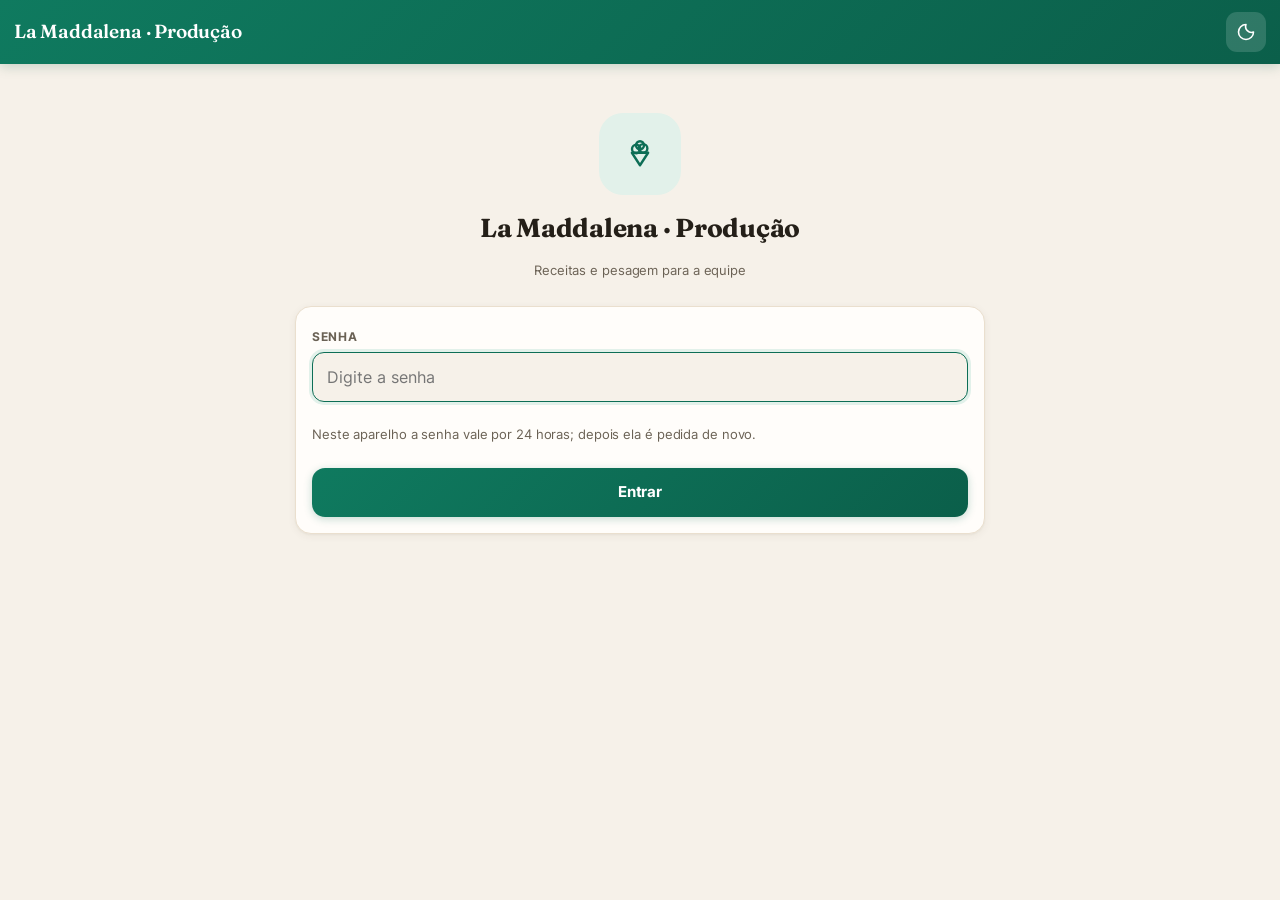
<file: producao/index.html>
<!DOCTYPE html>
<html lang="pt-BR">
<head>
<meta charset="utf-8">
<meta name="viewport" content="width=device-width, initial-scale=1, viewport-fit=cover">
<meta name="robots" content="noindex, nofollow">
<meta name="theme-color" content="#2A7F7F">
<title>Produção · La Maddalena</title>
<link rel="manifest" href="manifest.webmanifest">
<link rel="icon" href="icon-192.png">
<link rel="apple-touch-icon" href="icon-192.png">
<meta name="apple-mobile-web-app-title" content="Produção">
<meta name="apple-mobile-web-app-capable" content="yes">
<meta name="apple-mobile-web-app-status-bar-style" content="black-translucent">
<link rel="stylesheet" href="../css/style.css">
<link rel="stylesheet" href="producao.css">
</head>
<body>
<div id="app"><div class="loading">Carregando…</div></div>
<script src="app.js"></script>
</body>
</html>
</file>
<file: css/style.css>
/* ===== La Maddalena · Gelato Lab — design system ===== */

/* ---------- fontes (auto-hospedadas, funcionam offline) ---------- */
@font-face { font-family: 'Inter'; font-style: normal; font-weight: 400; font-display: swap; src: url('../fonts/inter-400.woff2') format('woff2'); }
@font-face { font-family: 'Inter'; font-style: normal; font-weight: 500; font-display: swap; src: url('../fonts/inter-500.woff2') format('woff2'); }
@font-face { font-family: 'Inter'; font-style: normal; font-weight: 600; font-display: swap; src: url('../fonts/inter-600.woff2') format('woff2'); }
@font-face { font-family: 'Inter'; font-style: normal; font-weight: 700; font-display: swap; src: url('../fonts/inter-700.woff2') format('woff2'); }
@font-face { font-family: 'Fraunces'; font-style: normal; font-weight: 600; font-display: swap; src: url('../fonts/fraunces-600.woff2') format('woff2'); }
@font-face { font-family: 'Fraunces'; font-style: normal; font-weight: 700; font-display: swap; src: url('../fonts/fraunces-700.woff2') format('woff2'); }

:root {
  --bg: #f6f1e9; --bg2: #efe7db; --card: #fffdfa; --card2: #faf5ec;
  --ink: #241f18; --ink2: #6a6154; --ink3: #938a7b;
  --brand: #0d6e56; --brand-ink: #0a5a46; --brand-soft: #e2f1ea;
  --accent: #c9722f; --accent-soft: #f8e9db;
  --ok: #16824f; --okbg: #e0f2e7; --warn: #9a6410; --warnbg: #fbeed4;
  --bad: #b23b2b; --badbg: #fbe7e3; --line: #eadfce; --line2: #e0d4c0;
  --font: 'Inter', -apple-system, "Segoe UI", Roboto, sans-serif;
  --serif: 'Fraunces', Georgia, 'Times New Roman', serif;
  --r: 16px; --r-lg: 22px; --r-sm: 11px;
  --sh: 0 2px 8px rgba(60,45,20,.06), 0 1px 2px rgba(60,45,20,.04);
  --sh-lg: 0 8px 28px rgba(45,35,15,.12);
  --brand-grad: linear-gradient(135deg, #0f7a5f 0%, #0b5f4a 100%);
}
@media (prefers-color-scheme: dark) {
  :root:not([data-theme="light"]) {
    --bg: #14120f; --bg2: #1b1814; --card: #211d18; --card2: #262119;
    --ink: #f1ece3; --ink2: #b3aa9b; --ink3: #857c6d;
    --brand: #34c295; --brand-ink: #48d0a5; --brand-soft: #123528;
    --accent: #e0954f; --accent-soft: #34260f;
    --ok: #3ecb8c; --okbg: #10352a; --warn: #e0a94a; --warnbg: #372c12;
    --bad: #ec6a58; --badbg: #3c1c17; --line: #322c24; --line2: #3f382e;
    --sh: 0 2px 10px rgba(0,0,0,.35); --sh-lg: 0 10px 30px rgba(0,0,0,.5);
    --brand-grad: linear-gradient(135deg, #16624e 0%, #0e4d3c 100%);
  }
}
:root[data-theme="dark"] {
  --bg: #14120f; --bg2: #1b1814; --card: #211d18; --card2: #262119;
  --ink: #f1ece3; --ink2: #b3aa9b; --ink3: #857c6d;
  --brand: #34c295; --brand-ink: #48d0a5; --brand-soft: #123528;
  --accent: #e0954f; --accent-soft: #34260f;
  --ok: #3ecb8c; --okbg: #10352a; --warn: #e0a94a; --warnbg: #372c12;
  --bad: #ec6a58; --badbg: #3c1c17; --line: #322c24; --line2: #3f382e;
  --sh: 0 2px 10px rgba(0,0,0,.35); --sh-lg: 0 10px 30px rgba(0,0,0,.5);
  --brand-grad: linear-gradient(135deg, #16624e 0%, #0e4d3c 100%);
}

* { box-sizing: border-box; }
html, body { margin: 0; padding: 0; }
body {
  background: var(--bg); color: var(--ink);
  font-family: var(--font); font-size: 16px; line-height: 1.5;
  letter-spacing: -0.006em;
  padding-bottom: calc(72px + env(safe-area-inset-bottom));
  -webkit-tap-highlight-color: transparent;
  -webkit-font-smoothing: antialiased; text-rendering: optimizeLegibility;
}
.loading { text-align: center; padding: 42vh 20px; color: var(--ink2); font-size: 17px; }
a { color: var(--brand-ink); }

/* ---------- top bar ---------- */
.topbar {
  position: sticky; top: 0; z-index: 30;
  background: var(--brand-grad); color: #fff;
  padding: calc(12px + env(safe-area-inset-top)) 14px 12px;
  display: flex; align-items: center; gap: 9px;
  box-shadow: 0 2px 12px rgba(11,80,60,.22);
}
.topbar h1 {
  font-family: var(--serif); font-weight: 600; font-size: 19px; line-height: 1.15;
  margin: 0; flex: 1; letter-spacing: -0.01em;
}
.topbar .tb-btn {
  background: rgba(255,255,255,.15); border: 0; color: #fff; border-radius: 11px;
  width: 40px; height: 40px; display: inline-flex; align-items: center; justify-content: center;
  font-size: 17px; cursor: pointer; flex: none; transition: background .15s;
}
.topbar .tb-btn:active { background: rgba(255,255,255,.28); }
.topbar .tb-btn svg { width: 20px; height: 20px; }

.tb-pill {
  font-size: 11px; font-weight: 600; border-radius: 999px; padding: 5px 11px;
  background: rgba(255,255,255,.16); color: #fff; white-space: nowrap;
  display: inline-flex; align-items: center; gap: 5px;
}
.tb-pill svg { width: 13px; height: 13px; }
.tb-pill.off { background: rgba(255,190,80,.32); }

/* ---------- bottom nav ---------- */
.nav {
  position: fixed; bottom: 0; left: 0; right: 0; z-index: 30;
  display: flex; background: color-mix(in srgb, var(--card) 88%, transparent);
  backdrop-filter: saturate(1.4) blur(12px); -webkit-backdrop-filter: saturate(1.4) blur(12px);
  border-top: 1px solid var(--line);
  padding-bottom: env(safe-area-inset-bottom);
}
.nav a {
  flex: 1; text-align: center; padding: 9px 2px 7px; text-decoration: none;
  color: var(--ink3); font-size: 10.5px; font-weight: 600; line-height: 1.25;
  display: flex; flex-direction: column; align-items: center; gap: 3px;
  transition: color .15s;
}
.nav a svg { width: 23px; height: 23px; stroke-width: 1.8; }
.nav a.on { color: var(--brand); }
.nav a.on svg { stroke-width: 2.2; }
/* com 7-8 abas (Escala + Pessoas do dono) o rótulo não cabe em tela estreita:
   aperta fonte/ícone e impede quebra de linha em vez de deixar transbordar */
.nav a { min-width: 0; }
.nav a span.lbl { max-width: 100%; overflow: hidden; text-overflow: ellipsis; white-space: nowrap; }
@media (max-width: 430px) {
  .nav a { font-size: 9.5px; padding: 8px 1px 6px; gap: 2px; }
  .nav a svg { width: 21px; height: 21px; }
}
@media (max-width: 360px) {
  .nav a { font-size: 8.8px; letter-spacing: -.2px; }
  .nav a svg { width: 19px; height: 19px; }
}

.wrap { padding: 15px 15px 22px; max-width: 720px; margin: 0 auto; }

/* ---------- cards ---------- */
.card {
  background: var(--card); border-radius: var(--r); box-shadow: var(--sh);
  padding: 16px; margin-bottom: 13px; border: 1px solid var(--line);
}
.card h3 {
  margin: 0 0 12px; font-size: 15px; font-weight: 700; color: var(--ink);
  letter-spacing: -0.01em; display: flex; align-items: center; gap: 8px;
}

/* ---------- recipe list ---------- */
.rlist a.ritem {
  display: flex; align-items: center; gap: 13px; text-decoration: none; color: var(--ink);
  background: var(--card); border: 1px solid var(--line); border-radius: var(--r);
  padding: 13px 15px; margin-bottom: 10px; box-shadow: var(--sh);
  transition: transform .12s, box-shadow .12s;
}
.rlist a.ritem:active { transform: scale(.985); box-shadow: var(--sh-lg); }
.scoop {
  width: 46px; height: 46px; border-radius: 14px; flex: none;
  display: flex; align-items: center; justify-content: center;
}
.scoop svg { width: 30px; height: 30px; }
.ritem > span:nth-child(2) { min-width: 0; }
.ritem .rname { display: block; font-weight: 700; font-size: 16.5px; letter-spacing: -0.01em; }
.ritem .rsub { display: block; font-size: 12.5px; color: var(--ink2); margin-top: 2px; }
.ritem .right { margin-left: auto; text-align: right; display: flex; flex-direction: column; align-items: flex-end; gap: 5px; }
.ritem .vit { font-size: 12px; color: var(--ink2); font-variant-numeric: tabular-nums; font-weight: 600; }

/* ---------- linha de insumo (nome centralizado + valores ao lado) ---------- */
.insrow {
  display: flex; align-items: center; gap: 13px; text-decoration: none; color: var(--ink);
  background: var(--card); border: 1px solid var(--line); border-radius: var(--r);
  padding: 12px 15px; margin-bottom: 9px; box-shadow: var(--sh);
  transition: transform .12s, box-shadow .12s;
}
.insrow { cursor: pointer; }
.insrow:active { transform: scale(.985); box-shadow: var(--sh-lg); }
.insrow .in-name {
  flex: 0 0 40%; text-align: center; font-size: 16px; font-weight: 700;
  letter-spacing: -0.01em; line-height: 1.22;
}
.insrow .in-vals {
  flex: 1; display: flex; flex-wrap: wrap; gap: 4px 12px;
  font-size: 12.5px; color: var(--ink2); font-variant-numeric: tabular-nums;
}
.insrow .in-vals b { color: var(--ink); font-weight: 700; }
.in-chev { flex: none; color: var(--ink3); display: inline-flex; }
.in-chev svg { width: 18px; height: 18px; }
.in-chev.open { transform: rotate(90deg); color: var(--brand); }
/* insumo expandido inline */
.ins-exp { border-color: var(--brand); box-shadow: var(--sh-lg); }
.ins-exp-head { display: flex; align-items: center; gap: 10px; cursor: pointer; margin-bottom: 12px; }
.ins-exp-head b { flex: 1; font-size: 17px; font-weight: 700; letter-spacing: -0.01em; }
.ins-exp-head .scoop { width: 38px; height: 38px; border-radius: 11px; }
.ins-exp-head .scoop svg { width: 24px; height: 24px; }

/* ---------- badges / selos ---------- */
.selo { display: inline-flex; align-items: center; gap: 4px; border-radius: 999px; padding: 3px 10px; font-size: 11px; font-weight: 700; letter-spacing: .01em; white-space: nowrap; }
.selo.premium { background: var(--okbg); color: var(--ok); }
.selo.quase   { background: var(--warnbg); color: var(--warn); }
.selo.ajustar { background: var(--badbg); color: var(--bad); }
.selo.off     { background: var(--bg2); color: var(--ink2); }
.selo.cat     { background: var(--bg2); color: var(--ink2); font-weight: 600; }
.tag { display: inline-flex; align-items: center; gap: 4px; font-size: 11px; font-weight: 600; background: var(--bg2); border-radius: 7px; padding: 3px 9px; margin: 0 5px 5px 0; color: var(--ink2); }

/* ---------- índices table ---------- */
.ix { width: 100%; border-collapse: collapse; font-size: 14px; }
.ix th { font-size: 11px; text-transform: uppercase; letter-spacing: .05em; color: var(--ink3); font-weight: 700; padding: 4px 6px; text-align: left; }
.ix td { padding: 9px 6px; border-top: 1px solid var(--line); text-align: left; vertical-align: middle; }
.ix tr:first-child td { border-top: 0; }
.ix .v { font-variant-numeric: tabular-nums; font-weight: 700; white-space: nowrap; letter-spacing: -0.01em; }
/* tabela larga (ex.: escala semanal, com 5 colunas) rola dentro do próprio
   container em vez de esticar o card e fazer a PÁGINA rolar de lado */
.tabwrap { overflow-x: auto; -webkit-overflow-scrolling: touch; margin: 0 -2px; }
.tabwrap > .ix { min-width: 100%; }
@media (max-width: 430px) {
  .tabwrap .ix { font-size: 13px; }
  .tabwrap .ix td, .tabwrap .ix th { padding-left: 4px; padding-right: 4px; }
}
.ix .alvo { color: var(--ink2); font-size: 12px; white-space: nowrap; font-variant-numeric: tabular-nums; }
.ing-check { width: 20px; height: 20px; accent-color: var(--brand); }
.ing-feito td { color: var(--ink3); text-decoration: line-through; }
.ing-feito .v { color: var(--ink3); }
.dot { display: inline-block; width: 9px; height: 9px; border-radius: 50%; margin-right: 8px; vertical-align: middle; }
.dot.ok { background: var(--ok); } .dot.accept { background: var(--warn); }
.dot.low, .dot.high { background: var(--bad); } .dot.off { background: var(--line2); }
.dica { font-size: 12.5px; color: var(--warn); line-height: 1.35; }
.dica.ok { color: var(--ok); }
.dica.bad { color: var(--bad); }

/* ---------- forms ---------- */
input, select, textarea, button { font: inherit; color: inherit; }
.inp, select.inp, textarea.inp {
  width: 100%; background: var(--bg); border: 1.5px solid var(--line2); border-radius: 12px;
  padding: 12px 14px; margin: 5px 0 12px; transition: border-color .15s, box-shadow .15s;
  font-size: 16px;
}
.inp:focus, select.inp:focus, textarea.inp:focus {
  outline: none; border-color: var(--brand); box-shadow: 0 0 0 3px var(--brand-soft);
}
textarea.inp { min-height: 66px; line-height: 1.45; }
label.lab { font-size: 11.5px; font-weight: 700; color: var(--ink2); text-transform: uppercase; letter-spacing: .06em; }

.btn {
  display: inline-flex; align-items: center; justify-content: center; gap: 7px;
  background: var(--brand-grad); color: #fff; border: 0; border-radius: 13px;
  padding: 13px 17px; font-weight: 700; font-size: 15px; cursor: pointer; text-decoration: none;
  box-shadow: 0 2px 8px rgba(13,110,86,.24); transition: transform .12s, box-shadow .12s, filter .12s;
  letter-spacing: -0.01em;
}
.btn:active { transform: scale(.97); filter: brightness(.96); }
.btn.sec { background: var(--card); color: var(--brand-ink); border: 1.5px solid var(--brand); box-shadow: var(--sh); }
.btn.warn { background: linear-gradient(135deg, #d47f36, #bd6522); box-shadow: 0 2px 8px rgba(201,114,47,.28); }
.btn.danger { background: linear-gradient(135deg, #c04430, #a5372a); box-shadow: 0 2px 8px rgba(178,59,43,.26); }
.btn.mini { padding: 8px 13px; font-size: 13.5px; border-radius: 10px; }
.tag.ok { background: var(--okbg); color: var(--ok); }
.btnrow { display: flex; flex-wrap: wrap; gap: 9px; margin: 12px 0; }
/* lista de compras */
.cmp-list { display: flex; flex-direction: column; }
.cmp-item { display: flex; align-items: center; gap: 10px; padding: 11px 2px; border-bottom: 1px solid var(--line); }
.cmp-item .cmp-txt { flex: 1; font-size: 15px; }
.cmp-item.feito .cmp-txt { text-decoration: line-through; color: var(--ink2); opacity: .65; }
.cmp-item .cmp-del { border: 0; background: 0; color: var(--bad); cursor: pointer; font-size: 15px; padding: 4px 6px; }
.cmp-forn { font-size: 12px; color: var(--ink2); white-space: nowrap; }
.btnrow .btn { flex: 1 1 auto; }
.btn svg { width: 17px; height: 17px; }

/* ---------- ingredient editor ---------- */
.ingrow {
  display: grid; grid-template-columns: 1fr 72px 32px 30px; gap: 8px; align-items: center;
  padding: 9px 0; border-bottom: 1px solid var(--line);
}
.ingrow:last-of-type { border-bottom: 0; }
.ingrow input[type="text"], .ingrow input[type="search"], .ingrow select {
  background: var(--bg); border: 1.5px solid var(--line2); border-radius: 9px; padding: 10px 11px;
  min-width: 0; width: 100%; font-size: 15px;
}
.ingrow select { font-weight: 600; }
.ingrow input:focus, .ingrow select:focus { outline: none; border-color: var(--brand); box-shadow: 0 0 0 2px var(--brand-soft); }
.ingrow .g { text-align: right; font-variant-numeric: tabular-nums; font-weight: 600; }
.ingrow .x { background: none; border: 0; font-size: 18px; color: var(--ink3); cursor: pointer; padding: 4px; line-height: 1; }
.ingrow .x:active { color: var(--bad); }
.ingdica { grid-column: 1 / -1; font-size: 11.5px; color: var(--ink2); margin: -2px 0 2px; line-height: 1.35; }
.chk { width: 22px; height: 22px; accent-color: var(--brand); }

/* ---------- segmented control ---------- */
.seg { display: flex; background: var(--bg2); border-radius: 13px; padding: 4px; margin: 9px 0; gap: 2px; }
.seg button {
  flex: 1; border: 0; background: transparent; padding: 10px 6px; border-radius: 10px;
  font-weight: 600; color: var(--ink2); cursor: pointer; font-size: 13.5px;
  transition: background .15s, color .15s, box-shadow .15s; letter-spacing: -0.01em;
}
.seg button.on { background: var(--card); color: var(--brand-ink); box-shadow: var(--sh); font-weight: 700; }

/* ---------- sticky balance panel ---------- */
.balpanel {
  position: sticky; top: 62px; z-index: 20;
  background: var(--card); border: 1px solid var(--line); border-radius: var(--r);
  box-shadow: var(--sh-lg); padding: 12px 14px; margin-bottom: 13px;
}
.balpanel .headline { display: flex; align-items: center; gap: 8px; }
.balpanel .headline .peso { margin-left: auto; font-size: 12px; color: var(--ink2); font-variant-numeric: tabular-nums; }
.balmini { display: flex; flex-wrap: wrap; gap: 6px; margin-top: 9px; }
.balmini .b {
  font-size: 11.5px; border-radius: 8px; padding: 4px 8px; font-weight: 700;
  background: var(--okbg); color: var(--ok); font-variant-numeric: tabular-nums;
}
.balmini .b.accept { background: var(--warnbg); color: var(--warn); }
.balmini .b.low, .balmini .b.high { background: var(--badbg); color: var(--bad); }
.balmini .b.off { background: var(--bg2); color: var(--ink2); }
.proxima { font-size: 12.5px; margin-top: 10px; color: var(--warn); font-weight: 600; line-height: 1.4;
  background: var(--warnbg); border-radius: 10px; padding: 8px 11px; }
.proxima.ok { color: var(--ok); background: var(--okbg); }

/* ---------- steps / produção ---------- */
.passos { padding-left: 20px; margin: 4px 0; }
/* pre-line: alguns passos longos (fazer o iogurte da casa, calcular rum/Marsala
   pelo peso real da calda) são escritos com quebras de linha e sub-itens (a)(b)(c).
   Sem isto o navegador colapsa as quebras e o passo vira um parágrafo único — o
   pior formato possível pra quem está lendo com as mãos na massa. pre-line
   preserva as quebras e ainda colapsa a indentação, que é o que queremos. */
.passos li { margin-bottom: 10px; line-height: 1.5; white-space: pre-line; }
.prodstep {
  font-family: var(--serif); font-size: 25px; line-height: 1.5; padding: 24px 6px; min-height: 40vh;
  display: flex; align-items: center; font-weight: 600; white-space: pre-line;
}
.prodnav { display: flex; gap: 11px; }
.prodnav .btn { flex: 1; font-size: 18px; padding: 17px; }
.timerbox { text-align: center; padding: 8px; }
.timerbox .t { font-size: 46px; font-weight: 700; font-variant-numeric: tabular-nums; font-family: var(--serif); letter-spacing: -0.02em; }

/* ---------- menu público ---------- */
.menu-hero {
  text-align: center; padding: 42px 18px 26px;
  background: var(--brand-grad); color: #fff;
  border-radius: 0 0 30px 30px; box-shadow: 0 6px 24px rgba(11,80,60,.24);
}
.menu-hero h1 { margin: 0; font-family: var(--serif); font-size: 34px; font-weight: 700; letter-spacing: -0.01em; }
.menu-hero p { margin: 7px 0 0; opacity: .93; font-size: 14.5px; }
.mlang { margin-top: 15px; }
.mlang button {
  background: rgba(255,255,255,.16); color: #fff; border: 1px solid rgba(255,255,255,.4);
  border-radius: 999px; padding: 7px 17px; margin: 0 4px; font-weight: 600; cursor: pointer; font-size: 13.5px;
}
.mlang button.on { background: #fff; color: var(--brand-ink); border-color: #fff; }
.msec { margin: 24px 15px 9px; font-size: 12px; font-weight: 700; letter-spacing: .12em; color: var(--accent); text-transform: uppercase; }
.mitem { background: var(--card); border: 1px solid var(--line); border-radius: var(--r); padding: 15px 17px; margin: 0 15px 11px; box-shadow: var(--sh); }
.mitem .mn { font-family: var(--serif); font-weight: 600; font-size: 19px; letter-spacing: -0.01em; }
.mitem .md { color: var(--ink2); font-size: 14px; margin-top: 4px; line-height: 1.45; }
.mitem .mb { margin-top: 9px; }
.mitem .mb span { font-size: 11px; font-weight: 600; background: var(--bg2); color: var(--ink2); border-radius: 999px; padding: 3px 9px; margin-right: 5px; }

/* ---------- comparação ---------- */
.cmp { width: 100%; border-collapse: collapse; font-size: 13.5px; }
.cmp th, .cmp td { padding: 9px 6px; border-bottom: 1px solid var(--line); text-align: center; font-variant-numeric: tabular-nums; }
.cmp th { font-family: var(--serif); font-weight: 600; font-size: 15px; }
.cmp td:first-child, .cmp th:first-child { text-align: left; color: var(--ink2); }
.cmp .win { background: var(--okbg); border-radius: 8px; font-weight: 700; }
.cmp .v { font-weight: 700; }

/* ---------- aprender ---------- */
details.ap { background: var(--card); border: 1px solid var(--line); border-radius: var(--r); padding: 2px 16px; margin-bottom: 11px; box-shadow: var(--sh); }
details.ap summary { font-weight: 700; padding: 14px 0; cursor: pointer; font-size: 15.5px; list-style: none; display: flex; align-items: center; }
details.ap summary::-webkit-details-marker { display: none; }
details.ap summary::after { content: '＋'; margin-left: auto; color: var(--ink3); font-weight: 400; font-size: 20px; }
details.ap[open] summary::after { content: '－'; }
details.ap .apc { padding: 2px 0 16px; color: var(--ink); font-size: 14.5px; line-height: 1.6; }
details.ap .apc p { margin: 0 0 11px; }
details.ap table { width: 100%; border-collapse: collapse; font-size: 13px; margin: 8px 0; }
details.ap td, details.ap th { border-bottom: 1px solid var(--line); padding: 7px 5px; text-align: left; }
details.ap th { font-weight: 700; color: var(--ink2); }
details.ap ol, details.ap ul { padding-left: 20px; margin: 4px 0; }
details.ap li { margin-bottom: 7px; }
/* blocos recolhíveis dentro de cada dia da programação (dono) */
details.ap details.agb > summary { font-size: 15px; }
details.ap details.agb:not([open]) > summary::after { content: '＋'; }
details.ap details.agb[open] > summary::after { content: '－'; }

.muted { color: var(--ink2); font-size: 13px; }
.small { font-size: 12.5px; }
h2.sect { font-family: var(--serif); font-size: 15px; font-weight: 600; letter-spacing: .01em; color: var(--ink2); margin: 22px 3px 10px; text-transform: none; }
.qrbox { text-align: center; padding: 14px; }
.qrbox img, .qrbox canvas { max-width: 76vw; image-rendering: pixelated; border: 12px solid #fff; border-radius: 12px; box-shadow: var(--sh); }
.grid2 { display: grid; grid-template-columns: 1fr 1fr; gap: 11px; }
.pill-toggle { display: inline-flex; align-items: center; gap: 8px; font-size: 14px; }

/* card com título serifado grande (detalhe) */
.recipe-title { font-family: var(--serif); font-size: 25px; font-weight: 700; letter-spacing: -0.01em; margin: 0 0 4px; display: flex; align-items: center; gap: 11px; }
.brandline { display: flex; align-items: center; gap: 10px; }

/* login */
.login-hero { text-align: center; padding: 34px 0 12px; }
.login-hero .logo { display: flex; justify-content: center; margin: 0 auto 14px; }
.login-hero h2 { font-family: var(--serif); font-weight: 700; font-size: 26px; margin: 0 0 6px; letter-spacing: -0.01em; }

/* impressão */
@media print {
  .topbar, .nav, .btn, .btnrow, .noprint { display: none !important; }
  body { background: #fff; color: #000; padding: 0; }
  .card { box-shadow: none; border: 1px solid #ccc; page-break-inside: avoid; }
}

/* ---------- aba FÁBRICA (máquinas e fornecedores) — só classes fb-* ---------- */
.fb-metrics { display: grid; grid-template-columns: repeat(auto-fit, minmax(118px, 1fr)); gap: 9px; margin-top: 10px; }
.fb-metric { background: var(--bg2); border-radius: 11px; padding: 9px 11px; }
.fb-metric b { display: block; font-size: 17px; font-variant-numeric: tabular-nums; letter-spacing: -.02em; }
.fb-metric span { font-size: 11px; color: var(--ink2); text-transform: uppercase; letter-spacing: .05em; }

.fb-sub { font-size: 11px; font-weight: 800; color: var(--ink3); text-transform: uppercase;
  letter-spacing: .06em; margin: 18px 0 2px; }

.fb-item { border-top: 1px solid var(--line); padding: 11px 0; }
.fb-item.on { background: var(--okbg); border-radius: 10px; padding: 11px 11px; border-top-color: transparent; }
.fb-head { display: flex; align-items: center; gap: 8px; justify-content: space-between; flex-wrap: wrap; }
.fb-head b { font-size: 14.5px; line-height: 1.3; }
.fb-pick { border: 1px solid var(--line); background: var(--bg); color: var(--ink2); cursor: pointer;
  border-radius: 8px; padding: 5px 11px; font-size: 12px; font-weight: 700; white-space: nowrap; }
.fb-pick.on { background: var(--ok); border-color: var(--ok); color: #fff; }

.fb-linha { display: flex; flex-wrap: wrap; gap: 6px 12px; margin: 6px 0 0;
  font-size: 12px; color: var(--ink2); align-items: center; }
.fb-tag { font-size: 10px; font-weight: 800; text-transform: uppercase; letter-spacing: .05em;
  border-radius: 6px; padding: 2px 7px; white-space: nowrap; }
.fb-tag.ok { background: var(--okbg); color: var(--ok); }
.fb-tag.warn { background: color-mix(in srgb, #c9853a 16%, transparent); color: #a9661f; }
.fb-tag.off { background: var(--bg2); color: var(--ink3); }
.fb-tag.alt { background: color-mix(in srgb, var(--brand) 14%, transparent); color: var(--brand-ink); }

.fb-baixo { display: flex; align-items: center; gap: 9px; margin-top: 8px; flex-wrap: wrap; }
.fb-baixo .lab { font-size: 11px; }
.fb-baixo .inp { width: 118px; padding: 7px 9px; font-size: 14px; border-radius: 9px; }
.fb-obs { margin: 7px 0 0; font-size: 12px; line-height: 1.5; }

.fb-forn { border-top: 1px solid var(--line); padding: 12px 0; }
.fb-forn:first-of-type { border-top: 0; }
.fb-fone { font-size: 13.5px; font-variant-numeric: tabular-nums; }
.fb-fone.muted { color: var(--ink2); font-size: 12.5px; }

.fb-det { border-top: 1px solid var(--line); padding: 2px 0; }
.fb-det:first-of-type { border-top: 0; }
.fb-det > summary { cursor: pointer; padding: 10px 0; font-weight: 700; font-size: 14px; list-style: none; }
.fb-det > summary::-webkit-details-marker { display: none; }
.fb-det > summary::before { content: '＋ '; color: var(--ink3); font-weight: 400; }
.fb-det[open] > summary::before { content: '－ '; }
.fb-det p { color: var(--ink2); line-height: 1.55; margin: 0 0 9px; }

/* estoque de insumos (subaba de Insumos) */
.est-row { padding: 12px 14px; margin-bottom: 8px; }
.est-top { display: flex; align-items: baseline; gap: 10px; }
.est-nome { flex: 1; font-weight: 600; }
.est-qtd { font-size: 20px; font-weight: 800; white-space: nowrap; }
.est-qtd small { font-size: 13px; font-weight: 600; color: var(--ink2); }
.est-bot { display: flex; align-items: center; gap: 8px; margin-top: 6px; flex-wrap: wrap; }
.est-bot > .muted { flex: 1; }
.est-acoes { display: flex; gap: 6px; }
.est-sug { margin-bottom: 8px; }
.est-sug button { display: block; width: 100%; text-align: left; padding: 10px 12px; margin-bottom: 4px;
  background: var(--bg); border: 1px solid var(--line); border-radius: 10px; font: inherit; color: inherit; cursor: pointer; }
.est-sug button:active { background: var(--line); }

/* nota do insumo na receita: fechada por padrão, abre ao tocar em "nota" */
details.ing-obs { margin-top: 2px; }
details.ing-obs > summary { cursor: pointer; list-style: none; display: inline-block; font-size: 12px; color: var(--ink3); padding: 2px 0; }
details.ing-obs > summary::-webkit-details-marker { display: none; }
details.ing-obs > summary::before { content: '＋ '; }
details.ing-obs[open] > summary::before { content: '－ '; }
details.ing-obs > span { display: block; margin-top: 2px; }

/* ---------- aba VENDAS (relatório da maquininha) — só classes vd-* ---------- */
.vd-metrics { display: grid; grid-template-columns: repeat(auto-fit, minmax(104px, 1fr)); gap: 9px; }
.vd-metric { background: var(--bg2); border-radius: 11px; padding: 9px 11px; }
.vd-metric b { display: block; font-size: 17px; font-variant-numeric: tabular-nums; letter-spacing: -.02em; }
.vd-metric span { font-size: 11px; color: var(--ink2); text-transform: uppercase; letter-spacing: .05em; }
.vd-chart { display: flex; align-items: flex-end; gap: 5px; overflow-x: auto; padding: 4px 0 0; }
.vd-col { flex: 1 0 34px; display: flex; flex-direction: column; align-items: center; gap: 4px; min-width: 34px; }
.vd-area { height: 116px; width: 100%; display: flex; align-items: flex-end; }
.vd-bar { width: 100%; border-radius: 5px 5px 2px 2px; background: linear-gradient(180deg, var(--brand), color-mix(in srgb, var(--brand) 72%, #000));
  min-height: 2px; transition: height .25s; }
.vd-col.alt .vd-bar { background: linear-gradient(180deg, #c9853a, #a9661f); }
.vd-rot { font-size: 9.5px; color: var(--ink3); white-space: nowrap; font-variant-numeric: tabular-nums; }
.vd-cifra { font-size: 9.5px; font-weight: 700; color: var(--ink2); font-variant-numeric: tabular-nums; white-space: nowrap; }
.vd-hbar { display: grid; grid-template-columns: 96px 1fr auto; align-items: center; gap: 9px; margin: 7px 0; }
.vd-hbar .vd-nome { font-size: 12px; color: var(--ink2); white-space: nowrap; overflow: hidden; text-overflow: ellipsis; }
.vd-trilho { background: var(--bg2); border-radius: 6px; height: 15px; overflow: hidden; }
.vd-fill { height: 100%; border-radius: 6px; background: linear-gradient(90deg, var(--brand), color-mix(in srgb, var(--brand) 70%, #000)); min-width: 3px; }
.vd-hval { font-size: 12px; font-weight: 700; font-variant-numeric: tabular-nums; white-space: nowrap; }
.vd-var { font-size: 12px; font-weight: 700; border-radius: 7px; padding: 2px 8px; display: inline-block; }
.vd-var.sobe { background: var(--okbg); color: var(--ok); }
.vd-var.cai { background: color-mix(in srgb, #b23b2b 14%, transparent); color: #b23b2b; }

/* Set/2026 — com 9 abas (entraram Vendas e Fábrica) sobram ~40px por aba numa
   tela de 375px, e os rótulos viravam "Produ…" / "Cardá…". Aperta mais um
   pouco a fonte e o ícone para caberem inteiros. Vem depois das regras
   originais de propósito: é o mesmo seletor, só que mais justo. */
@media (max-width: 430px) {
  .nav a { font-size: 8.8px; letter-spacing: -.25px; padding: 8px 0 6px; }
  .nav a svg { width: 19px; height: 19px; }
}
@media (max-width: 360px) {
  .nav a { font-size: 8px; letter-spacing: -.35px; }
  .nav a svg { width: 17px; height: 17px; }
}

.matur-l { display: flex; justify-content: space-between; gap: 10px; padding: 7px 0; border-top: 1px solid rgba(127,127,127,.25); }

/* ---- Escala (Clara + Keven): chips por tipo de dia ---- */
.esc-chip { display: inline-flex; align-items: center; gap: 5px; border-radius: 999px; padding: 4px 10px; font-size: 12.5px; font-weight: 700; line-height: 1.25; color: #fff; border: 0; max-width: 100%; white-space: nowrap; overflow: hidden; text-overflow: ellipsis; }
.esc-chip small { font-weight: 600; opacity: .9; font-size: 11.5px; }
.g-prod { background: #e07b1a; }
.g-gelateria { background: #1f8a7d; }
.g-manut { background: #6f7787; }
.g-folga { background: var(--bg2); color: var(--ink2); }
.g-livre { background: transparent; color: var(--warn); box-shadow: inset 0 0 0 1.5px var(--warn); }
select.esc-chip { appearance: none; -webkit-appearance: none; cursor: pointer; padding-right: 22px; background-image: linear-gradient(45deg, transparent 50%, currentColor 50%), linear-gradient(135deg, currentColor 50%, transparent 50%); background-position: right 11px center, right 6px center; background-size: 5px 5px; background-repeat: no-repeat; font-family: inherit; }
select.esc-chip option { color: #222; background: #fff; }
.esc-sem { padding: 12px 12px 6px; }
.esc-sem-h { display: flex; justify-content: space-between; align-items: baseline; gap: 8px; flex-wrap: wrap; margin-bottom: 6px; }
.esc-sem-h b { font-size: 15px; }
.esc-dia { display: grid; grid-template-columns: 54px 1fr 1fr; gap: 6px; align-items: center; padding: 6px 0; border-top: 1px solid var(--line); }
.esc-dia.hoje { background: var(--brand-soft); border-radius: 10px; padding-left: 4px; padding-right: 4px; }
.esc-dia.fora { opacity: .45; }
.esc-dt { font-size: 12px; line-height: 1.15; color: var(--ink2); }
.esc-dt b { display: block; font-size: 15px; color: var(--ink); }
.esc-cab { display: grid; grid-template-columns: 54px 1fr 1fr; gap: 6px; font-size: 11px; font-weight: 700; text-transform: uppercase; letter-spacing: .04em; color: var(--ink3); padding-bottom: 4px; }
.esc-leg { display: flex; flex-wrap: wrap; gap: 6px; }
.esc-alerta { margin: 6px 0 0; padding: 8px 10px; border-radius: 10px; font-size: 13px; }
.esc-alerta.erro { background: var(--badbg); color: var(--bad); }
.esc-alerta.aviso { background: var(--warnbg); color: var(--warn); }
.esc-onde { margin: 8px 0 2px; }
.res-sem { padding: 12px 14px; }
.res-sem h4 { margin: 10px 0 4px; font-size: 14px; }
.res-sem h4:first-of-type { margin-top: 4px; }
.res-l { display: flex; justify-content: space-between; gap: 10px; padding: 4px 0; border-top: 1px solid var(--line); font-size: 13.5px; }
.res-l span:last-child { white-space: nowrap; font-weight: 700; }
.esc-dia > span { min-width: 0; }
.esc-dia .esc-chip { white-space: normal; flex-wrap: wrap; column-gap: 5px; row-gap: 0; }
.esc-dia select.esc-chip { width: 100%; white-space: nowrap; }

details.esc-sem > summary.esc-sem-h { cursor: pointer; list-style: none; margin-bottom: 0; padding-bottom: 6px; }
details.esc-sem > summary.esc-sem-h::-webkit-details-marker { display: none; }
details.esc-sem > summary.esc-sem-h b::before { content: '＋ '; color: var(--ink2); }
details.esc-sem[open] > summary.esc-sem-h b::before { content: '－ '; }
details.esc-sem[open] > summary.esc-sem-h { margin-bottom: 6px; }
</file>
<file: producao/producao.css>
/* Complemento do style.css do app: só o que a página de produção precisa a mais */

/* sem barra de abas embaixo, então sobra menos espaço no rodapé */
body { padding-bottom: calc(28px + env(safe-area-inset-bottom)); }
html, body { overflow-x: hidden; }

/* lembretes operacionais — caixa âmbar, igual ao PDF de produção */
.lembrete {
  background: #FFEDB3; border: 2px solid #E8870E; border-radius: var(--r);
  color: #5A3800; font-weight: 700; padding: 12px 14px; margin-bottom: 13px;
}
.lembrete h3 {
  margin: 0 0 8px; font-size: 13px; text-transform: uppercase; letter-spacing: .06em;
  color: inherit; font-weight: 800;
}
.lembrete ul { list-style: none; margin: 0; padding: 0; }
.lembrete li { position: relative; padding-left: 22px; margin: 0 0 6px; line-height: 1.38; font-size: 15px; }
.lembrete li:last-child { margin-bottom: 0; }
.lembrete li::before { content: '⚠'; position: absolute; left: 0; top: 0; }
@media (prefers-color-scheme: dark) {
  :root:not([data-theme="light"]) .lembrete { background: var(--warnbg); border-color: var(--accent); color: var(--warn); }
}
:root[data-theme="dark"] .lembrete { background: var(--warnbg); border-color: var(--accent); color: var(--warn); }

.erro { color: var(--bad); font-weight: 600; font-size: 14px; margin: 2px 0 10px; min-height: 1px; }
.lembrar { display: flex; align-items: center; gap: 10px; font-size: 14.5px; margin: 2px 0 14px; cursor: pointer; }
.lembrar input { width: 20px; height: 20px; accent-color: var(--brand); flex: none; }
.btn.full { width: 100%; }
.btn[disabled] { opacity: .65; cursor: default; }

/* nomes longos de ingrediente quebram em vez de empurrar a tabela para fora da tela */
.ix td { overflow-wrap: anywhere; }
.ix td.v { overflow-wrap: normal; }
.ing-feito .tag, .ing-feito .muted { text-decoration: none; }
.seg button { line-height: 1.25; }
/* rótulos que quebram em duas linhas não desalinham os dois campos de lote */
.card .grid2 { align-items: end; }

/* ---------- programação da semana ---------- */
.ag-dia summary { gap: 10px; }
.ag-dia summary::after { margin-left: 12px; }
.ag-nome { font-weight: 700; }
.ag-data { color: var(--ink3); font-size: 13px; font-weight: 500; }
.ag-tag { background: var(--brand); color: #fff; font-size: 11px; font-weight: 700; letter-spacing: .04em; text-transform: uppercase; padding: 2px 9px; border-radius: 99px; }
.ag-cont { margin-left: auto; font-size: 13px; font-weight: 700; color: var(--ink2); font-variant-numeric: tabular-nums; }
.ag-cont.ok { color: var(--ok); }
.ag-cont.vazio { color: var(--ink3); font-weight: 500; }
.ag-dia.hoje { border-color: var(--brand); }
.ag-item { display: flex; align-items: center; gap: 14px; padding: 4px 0; border-top: 1px solid var(--line); }
.ag-item:first-child { border-top: 0; }
.ag-chk { width: 26px; height: 26px; accent-color: var(--brand); flex: none; margin: 0; }
.ag-item a { flex: 1; min-width: 0; display: flex; align-items: center; padding: 12px 0; color: var(--ink); text-decoration: none; font-weight: 600; font-size: 16px; overflow-wrap: anywhere; }
.ag-seta { margin-left: auto; padding-left: 10px; color: var(--ink3); font-size: 22px; font-weight: 400; }
.ag-item.feito a { text-decoration: line-through; color: var(--ink3); opacity: .6; font-weight: 500; }

/* blocos do dia: calda (âmbar) x bater o gelato (verde) — processos diferentes, cores diferentes */
.ag-bloco { border-radius: 14px; padding: 10px 14px 4px; margin: 10px 0 0; border-left: 6px solid; }
.ag-bloco.calda { background: var(--accent-soft); border-color: var(--accent); }
.ag-bloco.bater { background: var(--brand-soft); border-color: var(--brand); }
.ag-btit { font-size: 12.5px; font-weight: 800; letter-spacing: .07em; text-transform: uppercase; padding: 2px 0 4px; }
.ag-bloco.calda .ag-btit { color: var(--warn); }
.ag-bloco.bater .ag-btit { color: var(--brand-ink); }
.ag-bloco .ag-item { border-top: 1px solid rgba(127,127,127,.25); }
.ag-bloco .ag-btit + .ag-item { border-top: 0; }

/* congelar calda (azul gelo): só um aviso, sem link para a receita */
.ag-bloco.congelar { background: #e3f0fa; border-color: #3b8bc9; }
.ag-bloco.congelar .ag-btit { color: #1d5f94; }
.ag-nome-solto { flex: 1; min-width: 0; padding: 12px 0; font-weight: 600; font-size: 16px; overflow-wrap: anywhere; }
.ag-item.feito .ag-nome-solto { text-decoration: line-through; color: var(--ink3); opacity: .6; font-weight: 500; }
@media (prefers-color-scheme: dark) {
  :root:not([data-theme="light"]) .ag-bloco.congelar { background: #14283a; border-color: #5aa6e0; }
  :root:not([data-theme="light"]) .ag-bloco.congelar .ag-btit { color: #8cc4ee; }
}
:root[data-theme="dark"] .ag-bloco.congelar { background: #14283a; border-color: #5aa6e0; }
:root[data-theme="dark"] .ag-bloco.congelar .ag-btit { color: #8cc4ee; }

/* descongelar (lilás) e produção de insumos (bege) */
.ag-bloco.descongelar { background: #efe8f7; border-color: #8a5cc2; }
.ag-bloco.descongelar .ag-btit { color: #5d3a8e; }
.ag-bloco.insumos { background: #f2ebdd; border-color: #8c7b5e; }
.ag-bloco.insumos .ag-btit { color: #5f5037; }
@media (prefers-color-scheme: dark) {
  :root:not([data-theme="light"]) .ag-bloco.descongelar { background: #261c36; border-color: #a884d6; }
  :root:not([data-theme="light"]) .ag-bloco.descongelar .ag-btit { color: #c9aef0; }
  :root:not([data-theme="light"]) .ag-bloco.insumos { background: #2a251b; border-color: #a99a78; }
  :root:not([data-theme="light"]) .ag-bloco.insumos .ag-btit { color: #d1c3a0; }
}
:root[data-theme="dark"] .ag-bloco.descongelar { background: #261c36; border-color: #a884d6; }
:root[data-theme="dark"] .ag-bloco.descongelar .ag-btit { color: #c9aef0; }
:root[data-theme="dark"] .ag-bloco.insumos { background: #2a251b; border-color: #a99a78; }
:root[data-theme="dark"] .ag-bloco.insumos .ag-btit { color: #d1c3a0; }

/* aviso destacado (ex.: tirar as favas antes da produtora) */
.aviso { border: 3px solid #c0392b; background: #fdeaea; color: #7a1b12; border-radius: 14px; padding: 12px 14px; margin: 0 0 12px; font-weight: 800; font-size: 16px; line-height: 1.35; }
.aviso div + div { margin-top: 6px; }
@media (prefers-color-scheme: dark) { :root:not([data-theme="light"]) .aviso { background: #3a1614; color: #ffb4a8; border-color: #e0584a; } }
:root[data-theme="dark"] .aviso { background: #3a1614; color: #ffb4a8; border-color: #e0584a; }

/* cronômetro de 13 minutos no topo das receitas */
.timer { text-align: center; }
.timer .tm-lab { font-size: 15px; }
.timer .tm-clock { font-size: 56px; font-weight: 800; letter-spacing: 2px; font-variant-numeric: tabular-nums; line-height: 1.1; margin: 4px 0 10px; }
.timer.tm-run .tm-clock { color: var(--accent); }
.timer.tm-done { outline: 3px solid #c0392b; }
.timer.tm-done .tm-clock { color: #c0392b; animation: tm-pisca 1s steps(2, start) infinite; }
@keyframes tm-pisca { to { opacity: .35; } }
.timer .btnrow { justify-content: center; }
.tm-faixa { position: fixed; left: 0; right: 0; top: 0; z-index: 99; display: flex; align-items: center; justify-content: space-between; gap: 10px; padding: 12px 16px; background: #c0392b; color: #fff; font-weight: 800; font-size: 17px; }
.tm-faixa .btn { background: #fff; color: #c0392b; }

/* caldas maturando */
.matur { padding: 12px 14px; }
.matur-t { font-weight: 800; font-size: 16px; margin-bottom: 4px; }
.matur-l { display: flex; justify-content: space-between; gap: 10px; padding: 7px 0; border-top: 1px solid rgba(127,127,127,.25); }
.matur-l b { white-space: nowrap; }
.ag-onde { flex-basis: 100%; display: flex; align-items: center; gap: 6px; font-size: 13px; font-weight: 500; color: var(--ink2); }

/* abas Produção | Vitrine & estoque */
.seg.abas { margin: 0 0 12px; }
/* vitrine & estoque */
details.vit-bl { padding: 0 14px; }
details.vit-bl > summary { list-style: none; cursor: pointer; display: flex; align-items: center; gap: 10px; padding: 14px 0; font-weight: 800; font-size: 17px; }
details.vit-bl > summary::-webkit-details-marker { display: none; }
details.vit-bl > summary .vit-tit { flex: 1; }
details.vit-bl > summary .vit-tit::before { content: '＋ '; color: var(--ink2, #888); }
details.vit-bl[open] > summary .vit-tit::before { content: '－ '; }
.vit-tot { font-size: 14px; padding: 2px 10px; border-radius: 99px; background: rgba(127,127,127,.18); white-space: nowrap; }
.vit-l { display: grid; grid-template-columns: 1fr auto; gap: 4px 10px; align-items: center; padding: 10px 0; border-top: 1px solid rgba(127,127,127,.25); }
.vit-n b { display: block; }
.vit-n small { display: block; }
.vit-q { font-weight: 800; white-space: nowrap; }
.vit-b { grid-column: 1 / -1; display: flex; gap: 8px; flex-wrap: wrap; }
.vit-b .btn { min-width: 44px; }
.vit-add { display: grid; grid-template-columns: 80px 1fr; gap: 8px; padding: 10px 0 14px; border-top: 1px solid rgba(127,127,127,.25); align-items: center; }
.vit-add select { grid-column: 1 / -1; }
.vit-add .inp { margin: 0; }
</file>
